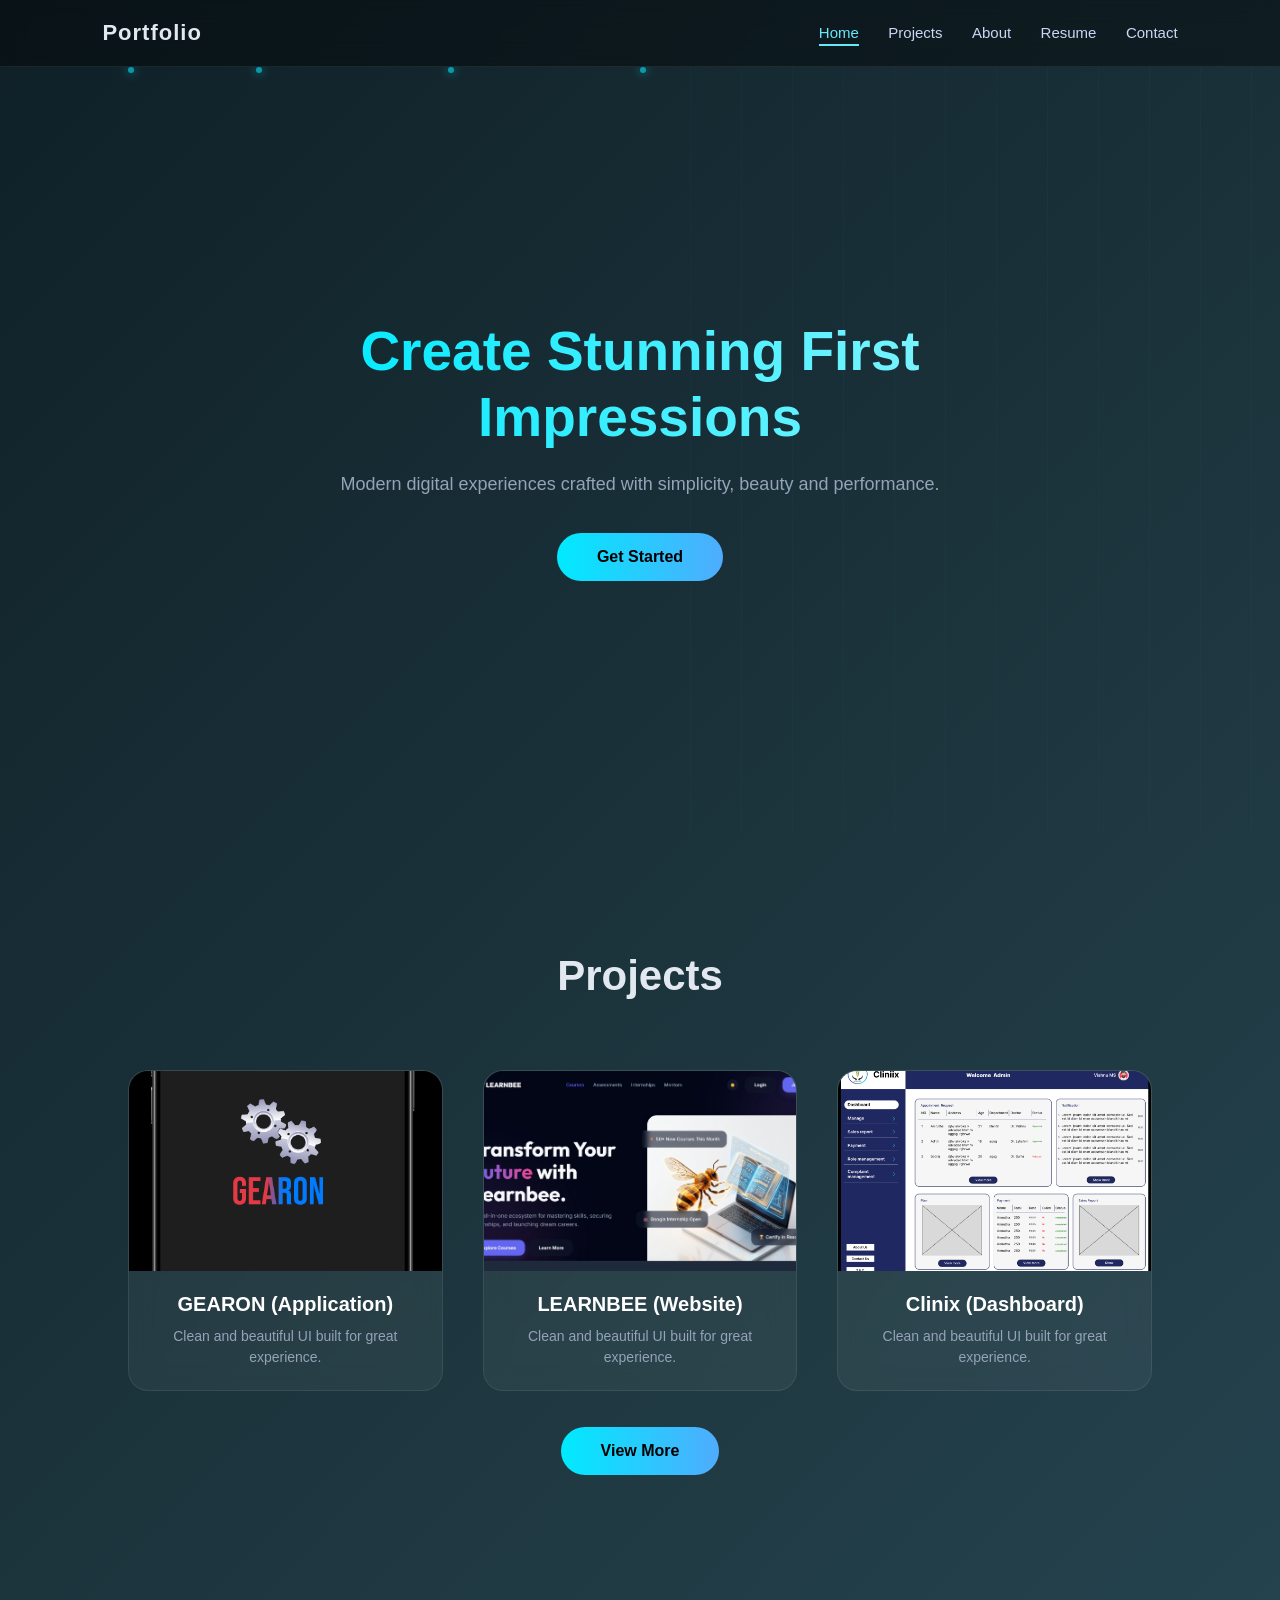
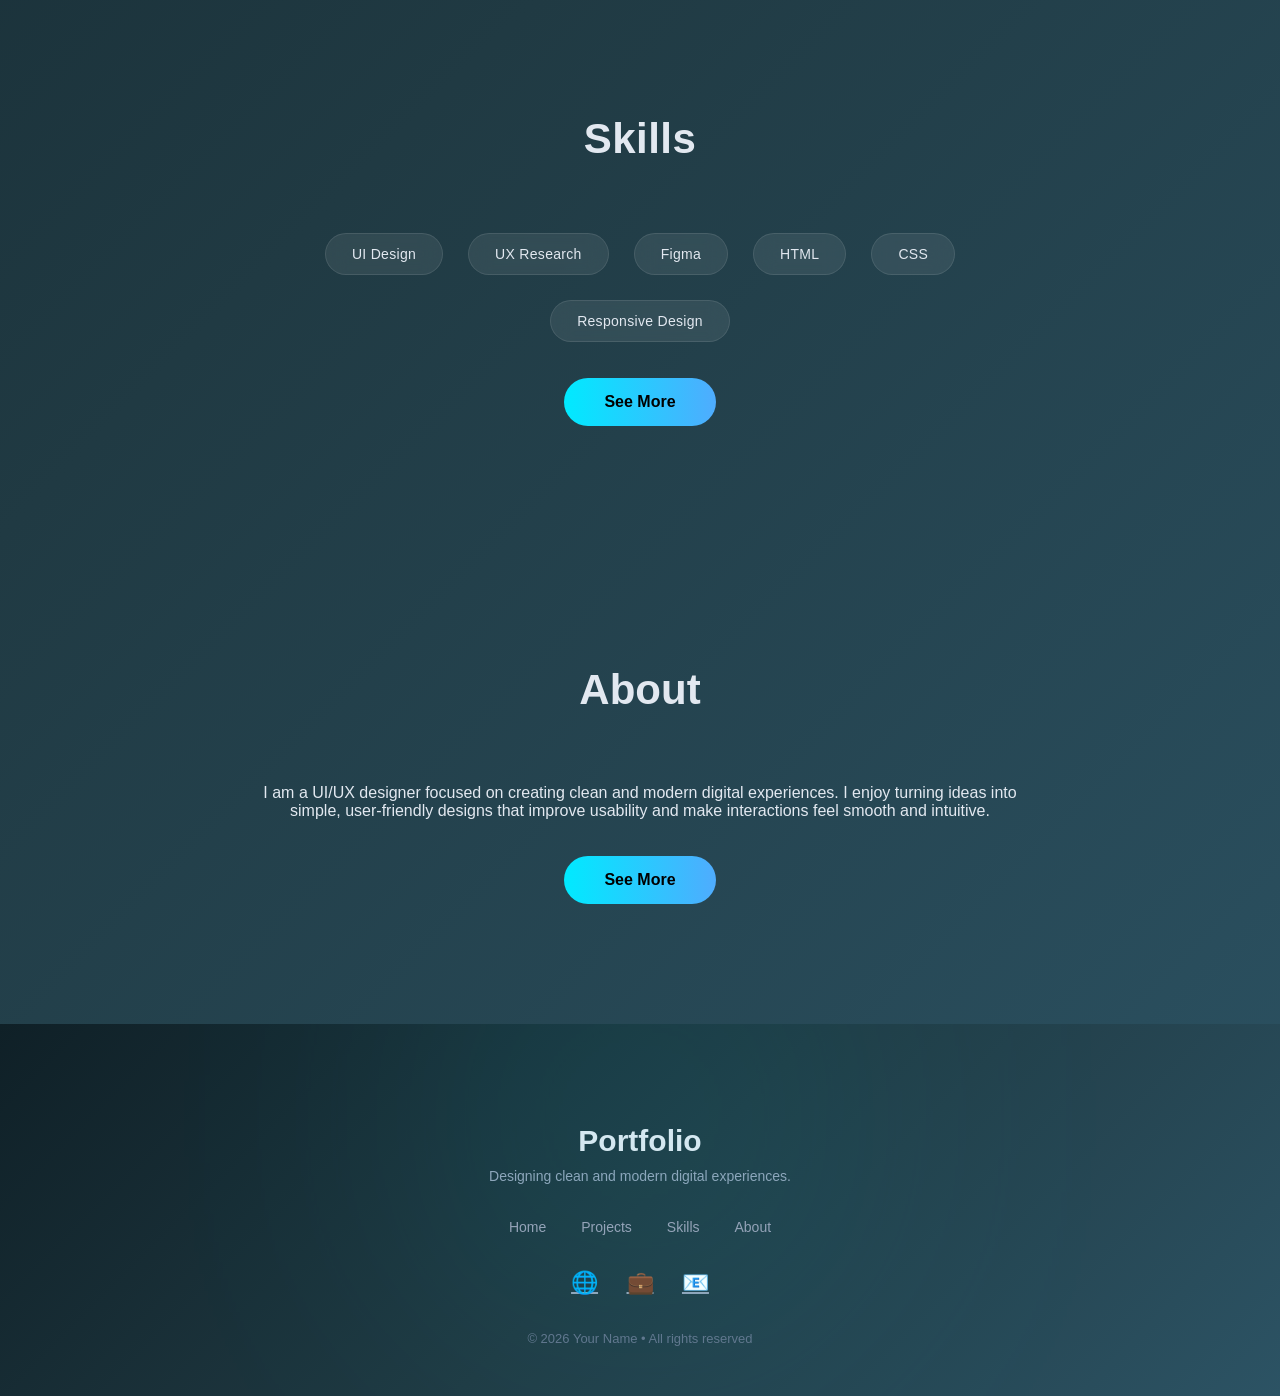
<file: index.html>
<!DOCTYPE html>
<html lang="en">

<head>
<meta charset="UTF-8">
<meta name="viewport" content="width=device-width, initial-scale=1.0">

<title>Portfolio</title>

<link rel="stylesheet" href="css/home.css">

</head>

<body>

<header>

<div class="logo">Portfolio</div>

<nav>
<a href="index.html" class="active">Home</a>
<a href="projects.html">Projects</a>
<a href="about.html">About</a>
<a href="resume.html">Resume</a>
<a href="contact.html">Contact</a>

</nav>

</header>


<section class="hero">

  <!-- BACKGROUND ANIMATION -->
  <div class="bg-animation">
    <span></span>
    <span></span>
    <span></span>
    <span></span>
  </div>

  <!-- HERO CONTENT -->
  <div class="hero-content">
    <h1>Create Stunning First Impressions</h1>
    <p>Modern digital experiences crafted with simplicity, beauty and performance.</p>
    <a href="contact.html">
    <button>Get Started</button>
    </a>
  </div>

</section>

 <!-- PROJECTS -->
<section class="Projects" id="Projects">

<h2>Projects</h2>

<div class="Projects-container">

<a href="https://www.figma.com/design/572vXmf8ERsbozFMPffcza/Main-Project?node-id=184-699&t=vzQmBd7EODxhwDjp-1" target="_blank" class="project-card">
    <div class="card">
        <div class="img-box">
            <img src="img/Gearon.png" alt="Project Preview">
        </div>

        <div class="card-content">
            <h3>GEARON (Application)</h3>
            <p>Clean and beautiful UI built for great experience.</p>
        </div>
    </div>
</a>


<a href="https://vishnu-ms7736.github.io/my-ui/"_blank" class="project-card">
    <div class="card">
        <div class="img-box">
            <img src="img/learnbee.jpeg" alt="Project Preview">
        </div>

        <div class="card-content">
            <h3>LEARNBEE (Website)</h3>
            <p>Clean and beautiful UI built for great experience.</p>
        </div>
    </div>
</a>


<a href="https://www.figma.com/design/wRev5DjAz7xzpA3of5DIqg/Dash-clinix?node-id=21-1032&t=mlO74ukck9POQPuc-1" target="_blank" class="project-card">
    <div class="card">
        <div class="img-box">
            <img src="img/Clinix.png" alt="Project Preview">
        </div>

        <div class="card-content">
            <h3>Clinix (Dashboard)</h3>
            <p>Clean and beautiful UI built for great experience.</p>
        </div>
    </div>
</a>


</div>

  <br><br>
    <a href="projects.html">
        <button id="project-btn">View More</button>
    </a>

</section>

 <!-- SKILLS  -->
<section class="skills">
  <h2>Skills</h2>

  <div class="skills-container">
    <div class="skill">UI Design</div>
    <div class="skill">UX Research</div>
    <div class="skill">Figma</div>
    <div class="skill">HTML</div>
    <div class="skill">CSS</div>
    <div class="skill">Responsive Design</div>
  </div>
  <br><br>
    <a href="resume.html">
        <button id="project-btn">See More</button>
    </a>
</section>

 <!-- ABOUT  -->

<section class="about" id="about">

<h2>About</h2>

<p>
I am a UI/UX designer focused on creating clean and modern digital experiences. I enjoy turning ideas into simple, user-friendly designs that improve usability and make interactions feel smooth and intuitive.
</p>

<br><br>
    <a href="about.html">
        <button id="project-btn">See More</button>
    </a>
</section>


 <!-- FOOTER  -->

<footer class="footer">

  <div class="footer-container">

    <!-- LOGO -->
    <h2 class="footer-logo">Portfolio</h2>

    <!-- TAGLINE -->
    <p class="footer-tag">
      Designing clean and modern digital experiences.
    </p>

    <!-- LINKS -->
    <div class="footer-links">
      <a href="index.html">Home</a>
      <a href="projects.html">Projects</a>
      <a href="resume.html">Skills</a>
      <a href="about.html">About</a>
    </div>

    <!-- SOCIAL -->
    <div class="footer-social">
      <a href="index.html">🌐</a>
      <a href="projects.html">💼</a>
      <a href="contact.html">📧</a>
    </div>

    <!-- COPYRIGHT -->
    <p class="footer-copy">
      © 2026 Your Name • All rights reserved
    </p>

  </div>

</footer>

<script src="js/index.js"></script>

</body>
</html>
</file>
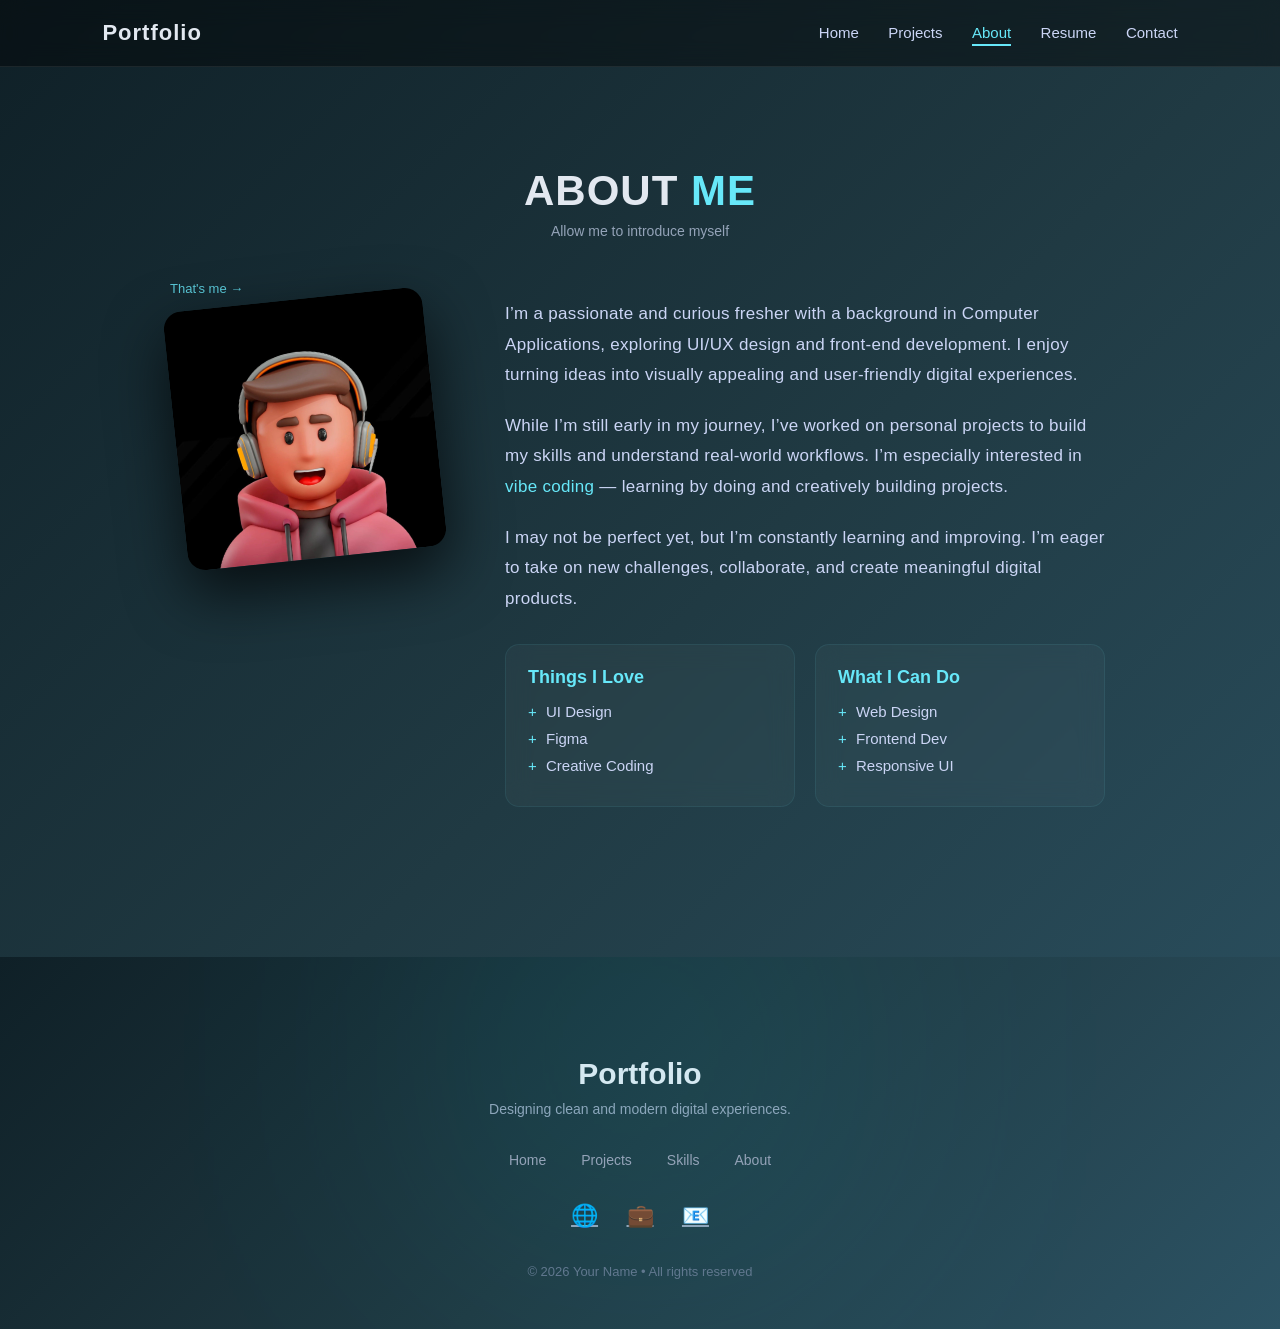
<file: about.html>
<!DOCTYPE html>
<html lang="en">

<head>
<meta charset="UTF-8">
<meta name="viewport" content="width=device-width, initial-scale=1.0">

<title>Portfolio</title>

<link rel="stylesheet" href="css/about.css">
<link rel="stylesheet" href="css/home.css">

</head>

<body>

<header>

<div class="logo">Portfolio</div>

<nav>
<a href="index.html">Home</a>
<a href="projects.html">Projects</a>
<a href="about.html" class="active">About</a>
<a href="resume.html">Resume</a>
<a href="contact.html">Contact</a>

</nav>

</header>




<section class="about-new">

  <h2 class="about-title">ABOUT <span>ME</span></h2>
  <p class="about-sub">Allow me to introduce myself</p>

  <div class="about-wrapper">

    <!-- LEFT IMAGE -->
    <div class="about-image">
      <img src="img/me.jpeg" alt="profile">
      <span class="about-tag">That's me →</span>
    </div>

    <!-- RIGHT CONTENT -->
    <div class="about-info">

      <p class="about-text">
  I’m a passionate and curious fresher with a background in Computer Applications, exploring UI/UX design and front-end development. I enjoy turning ideas into visually appealing and user-friendly digital experiences.
</p>

<p class="about-text">
  While I’m still early in my journey, I’ve worked on personal projects to build my skills and understand real-world workflows. I’m especially interested in <span>vibe coding</span> — learning by doing and creatively building projects.
</p>

<p class="about-text">
  I may not be perfect yet, but I’m constantly learning and improving. I’m eager to take on new challenges, collaborate, and create meaningful digital products.
</p>

      <div class="about-grid">

        <div class="box">
          <h3>Things I Love</h3>
          <ul>
            <li>UI Design</li>
            <li>Figma</li>
            <li>Creative Coding</li>
          </ul>
        </div>

        <div class="box">
          <h3>What I Can Do</h3>
          <ul>
            <li>Web Design</li>
            <li>Frontend Dev</li>
            <li>Responsive UI</li>
          </ul>
        </div>

      </div>

    </div>
  </div>

</section>

 <!-- FOOTER  -->

<footer class="footer">

  <div class="footer-container">

    <!-- LOGO -->
    <h2 class="footer-logo">Portfolio</h2>

    <!-- TAGLINE -->
    <p class="footer-tag">
      Designing clean and modern digital experiences.
    </p>

    <!-- LINKS -->
    <div class="footer-links">
      <a href="index.html">Home</a>
      <a href="projects.html">Projects</a>
      <a href="resume.html">Skills</a>
      <a href="about.html">About</a>
    </div>

    <!-- SOCIAL -->
    <div class="footer-social">
      <a href="index.html">🌐</a>
      <a href="projects.html">💼</a>
      <a href="contact.html">📧</a>
    </div>

    <!-- COPYRIGHT -->
    <p class="footer-copy">
      © 2026 Your Name • All rights reserved
    </p>

  </div>

</footer>

<script src="js/index.js"></script>

</body>
</html>
</file>
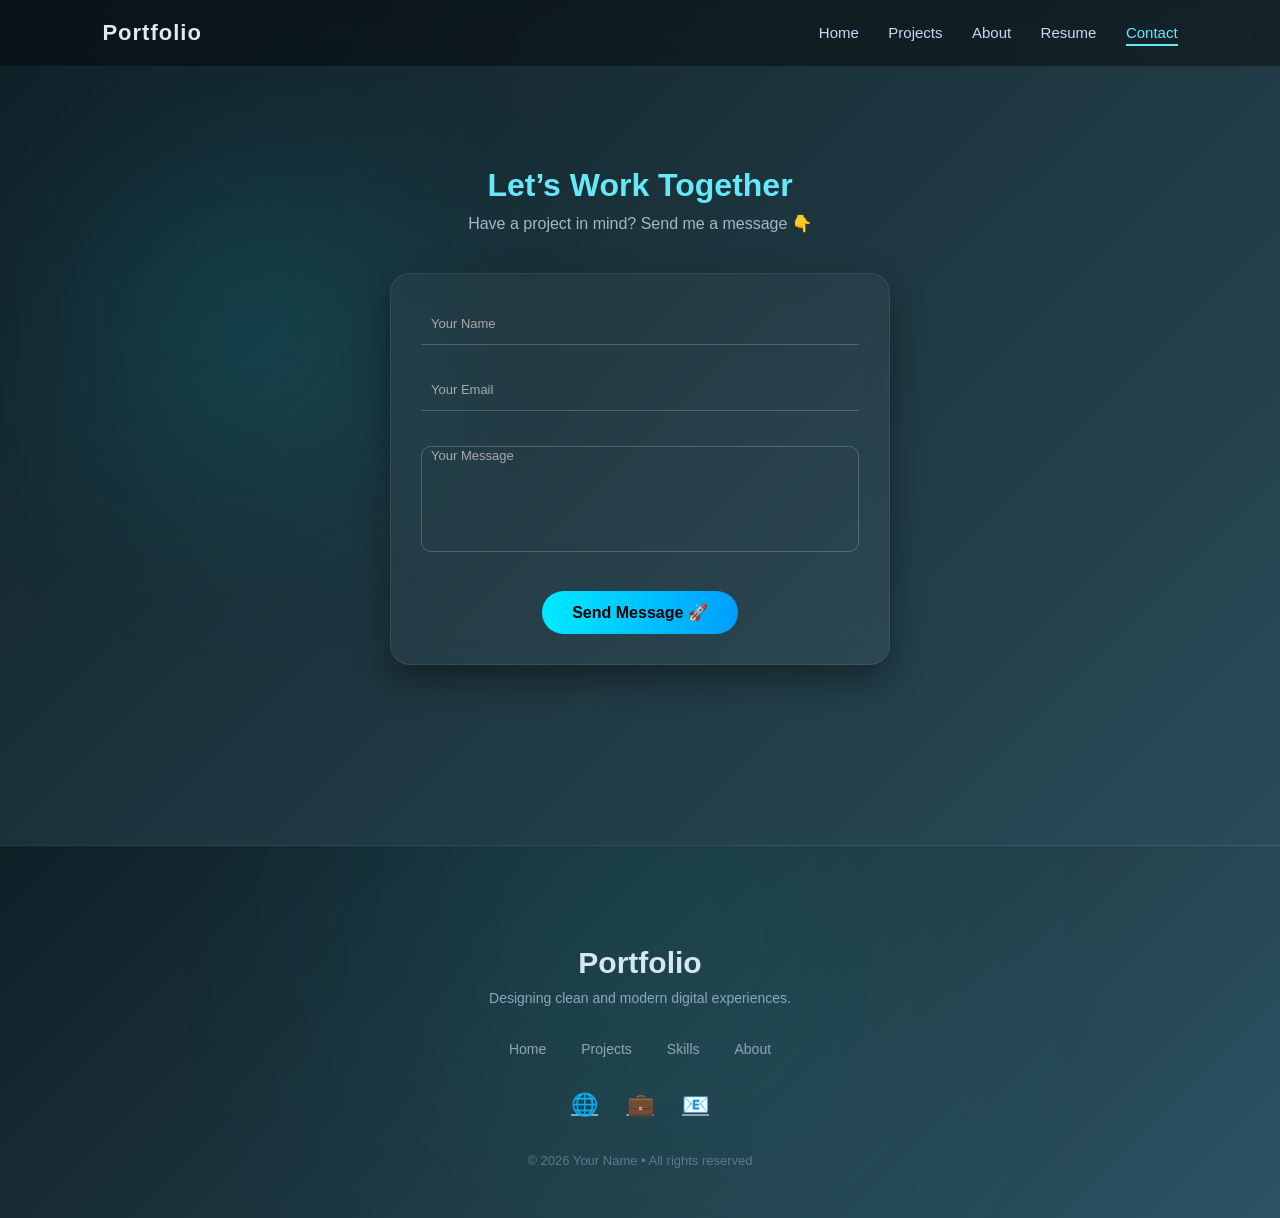
<file: contact.html>
<!DOCTYPE html>
<html lang="en">

<head>
  <meta charset="UTF-8">
  <meta name="viewport" content="width=device-width, initial-scale=1.0">
  <title>Contact | Portfolio</title>
  <link rel="stylesheet" href="css/contact.css">
  <link rel="stylesheet" href="css/home.css">
</head>

<body>

<!-- HEADER -->
<header>
  <div class="logo">Portfolio</div>

  <nav>
    <a href="index.html">Home</a>
    <a href="projects.html">Projects</a>
    <a href="about.html">About</a>
    <a href="resume.html">Resume</a>
    <a href="contact.html" class="active">Contact</a>
  </nav>
</header>


<!-- CONTACT SECTION -->
<section class="contact">

  <h2>Let’s Work Together</h2>
  <p class="sub">Have a project in mind? Send me a message 👇</p>

  <form class="contact-form">

    <!-- NAME -->
    <div class="input-box">
      <input type="text" placeholder=" " required>
      <label>Your Name</label>
    </div>

    <!-- EMAIL -->
    <div class="input-box">
      <input type="email" placeholder=" " required>
      <label>Your Email</label>
    </div>

    <!-- MESSAGE -->
    <div class="input-box">
      <textarea rows="5" placeholder=" " required></textarea>
      <label>Your Message</label>
    </div>

    <!-- BUTTON -->
    <button type="submit" class="btn">Send Message 🚀</button>

  </form>

    <div class="popup" id="popup">
        <div class="popup-box">
            <h3>✅ Message Sent!</h3>
            <p>Your message has been successfully sent.</p>
            <button id="closeBtn">OK</button>
        </div>
    </div>

</section>

 <!-- FOOTER  -->

<footer class="footer">

  <div class="footer-container">

    <!-- LOGO -->
    <h2 class="footer-logo">Portfolio</h2>

    <!-- TAGLINE -->
    <p class="footer-tag">
      Designing clean and modern digital experiences.
    </p>

    <!-- LINKS -->
    <div class="footer-links">
      <a href="index.html">Home</a>
      <a href="projects.html">Projects</a>
      <a href="resume.html">Skills</a>
      <a href="about.html">About</a>
    </div>

    <!-- SOCIAL -->
    <div class="footer-social">
      <a href="index.html">🌐</a>
      <a href="projects.html">💼</a>
      <a href="contact.html">📧</a>
    </div>

    <!-- COPYRIGHT -->
    <p class="footer-copy">
      © 2026 Your Name • All rights reserved
    </p>

  </div>

</footer>



<script>
const form = document.querySelector(".contact-form");
const popup = document.getElementById("popup");
const closeBtn = document.getElementById("closeBtn");

if(form){
  form.addEventListener("submit", function(e){
    e.preventDefault();
    popup.classList.add("active");
    form.reset();
  });
}

closeBtn.addEventListener("click", function(){
  popup.classList.remove("active");
});
</script>


</body>
</html>
</file>
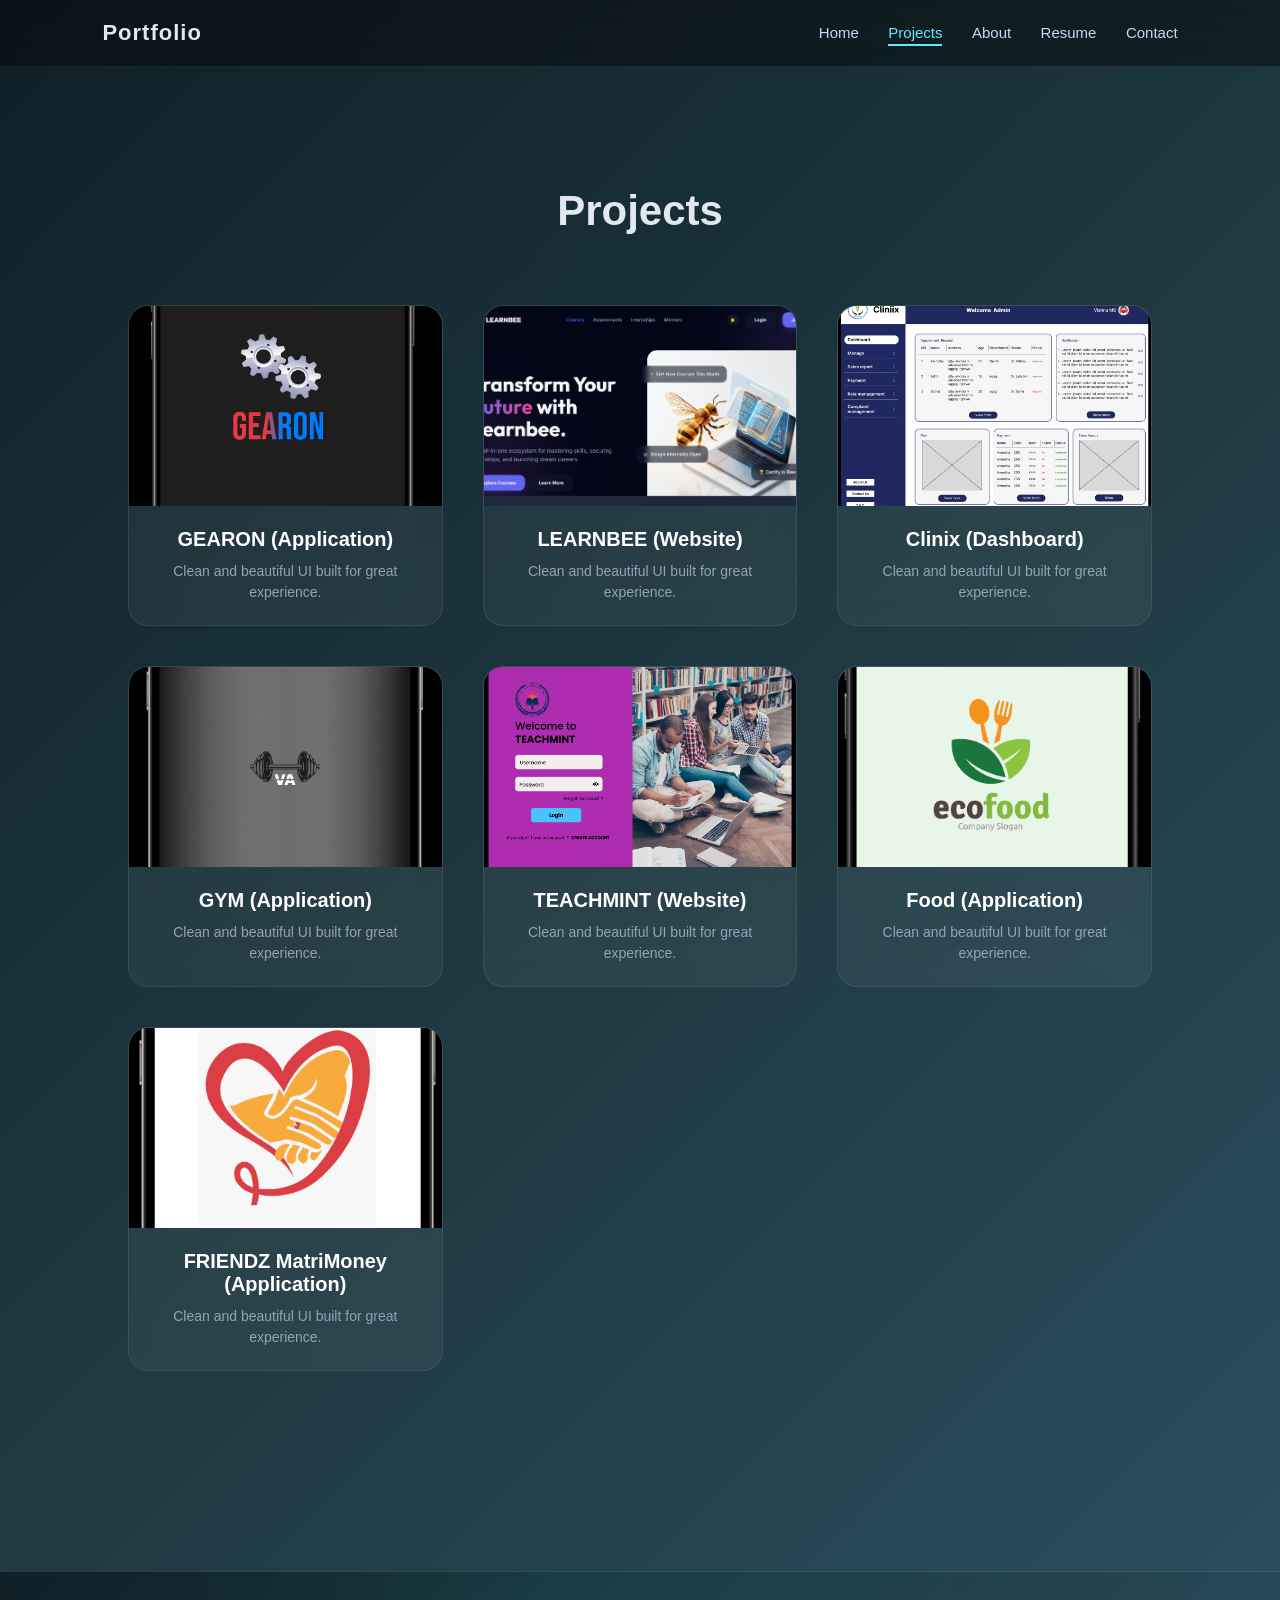
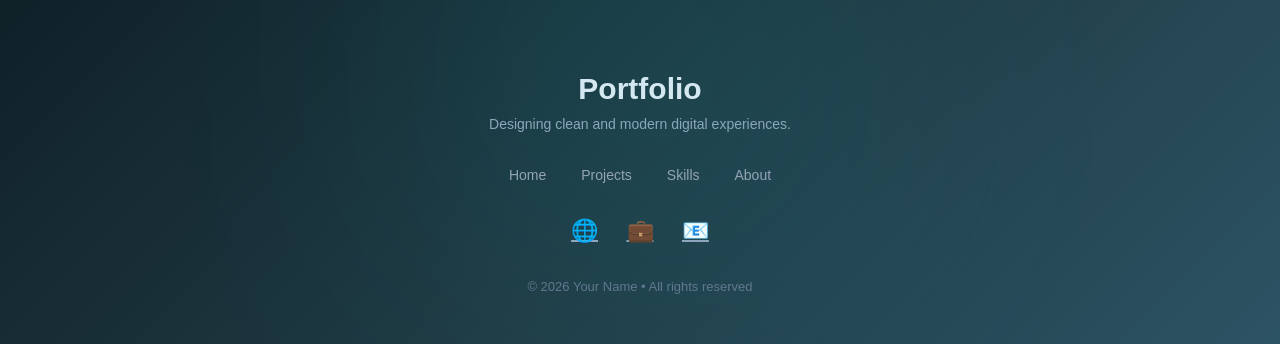
<file: projects.html>
<!DOCTYPE html>
<html lang="en">

<head>
<meta charset="UTF-8">
<meta name="viewport" content="width=device-width, initial-scale=1.0">

<title>Portfolio</title>

<link rel="stylesheet" href="css/projects.css">
<link rel="stylesheet" href="css/home.css">

</head>

<body>

<header>

<div class="logo">Portfolio</div>

<nav>
<a href="index.html">Home</a>
<a href="projects.html" class="active">Projects</a>
<a href="about.html">About</a>
<a href="resume.html">Resume</a>
<a href="contact.html">Contact</a>

</nav>

</header>

<section class="Projects" id="Projects">

<h2>Projects</h2>

<div class="Projects-container">

<a href="https://www.figma.com/design/572vXmf8ERsbozFMPffcza/Main-Project?node-id=184-699&t=vzQmBd7EODxhwDjp-1" target="_blank" class="project-card">
    <div class="card">
        <div class="img-box">
            <img src="img/Gearon.png" alt="Project Preview">
        </div>

        <div class="card-content">
            <h3>GEARON (Application)</h3>
            <p>Clean and beautiful UI built for great experience.</p>
        </div>
    </div>
</a>

<a href="https://vishnu-ms7736.github.io/my-ui/" target="_blank" class="project-card">
    <div class="card">
        <div class="img-box">
            <img src="img/learnbee.jpeg" alt="Project Preview">
        </div>

        <div class="card-content">
            <h3>LEARNBEE (Website)</h3>
            <p>Clean and beautiful UI built for great experience.</p>
        </div>
    </div>
</a>




<a href="https://www.figma.com/design/wRev5DjAz7xzpA3of5DIqg/Dash-clinix?node-id=21-1032&t=mlO74ukck9POQPuc-1" target="_blank" class="project-card">
    <div class="card">
        <div class="img-box">
            <img src="img/Clinix.png" alt="Project Preview">
        </div>

        <div class="card-content">
            <h3>Clinix (Dashboard)</h3>
            <p>Clean and beautiful UI built for great experience.</p>
        </div>
    </div>
</a>




<a href="https://www.figma.com/design/JHEp4Z474jCm2aCovTf7ks/GYM?node-id=0-1&t=C8HFGkybnWO35fhe-1" target="_blank" class="project-card">
    <div class="card">
        <div class="img-box">
            <img src="img/GYM.png" alt="Project Preview">
        </div>

        <div class="card-content">
            <h3>GYM (Application)</h3>
            <p>Clean and beautiful UI built for great experience.</p>
        </div>
    </div>
</a>



<a href="https://www.figma.com/design/a7dfKtXHwjDSV5g367fw6M/TEACHMINT?node-id=0-1&t=vd4XU2OdiuR99fuX-1" target="_blank" class="project-card">
    <div class="card">
        <div class="img-box">
            <img src="img/Teachmint.png" alt="Project Preview">
        </div>

        <div class="card-content">
            <h3>TEACHMINT (Website)</h3>
            <p>Clean and beautiful UI built for great experience.</p>
        </div>
    </div>
</a>


<a href="https://www.figma.com/design/YimvUC2A2yYjcj4Y7YDYAo/food?node-id=1-9&t=1m2uCW8fsuyIHUEn-1" target="_blank" class="project-card">
    <div class="card">
        <div class="img-box">
            <img src="img/Food.png" alt="Project Preview">
        </div>

        <div class="card-content">
            <h3>Food (Application)</h3>
            <p>Clean and beautiful UI built for great experience.</p>
        </div>
    </div>
</a>


<a href="https://www.figma.com/design/hSEWyUiIF3wvkl7QhuM2Fd/Friendz-materimoney?node-id=0-1&t=MlxGDmyVtWbQaiTT-1" target="_blank" class="project-card">
    <div class="card">
        <div class="img-box">
            <img src="img/Frndz.png" alt="Project Preview">
        </div>

        <div class="card-content">
            <h3>FRIENDZ MatriMoney (Application)</h3>
            <p>Clean and beautiful UI built for great experience.</p>
        </div>
    </div>
</a>    
  

</div>
</section>

 <!-- FOOTER  -->

<footer class="footer">

  <div class="footer-container">

    <!-- LOGO -->
    <h2 class="footer-logo">Portfolio</h2>

    <!-- TAGLINE -->
    <p class="footer-tag">
      Designing clean and modern digital experiences.
    </p>

    <!-- LINKS -->
    <div class="footer-links">
      <a href="index.html">Home</a>
      <a href="projects.html">Projects</a>
      <a href="resume.html">Skills</a>
      <a href="about.html">About</a>
    </div>

    <!-- SOCIAL -->
    <div class="footer-social">
      <a href="index.html">🌐</a>
      <a href="projects.html">💼</a>
      <a href="contact.html">📧</a>
    </div>

    <!-- COPYRIGHT -->
    <p class="footer-copy">
      © 2026 Your Name • All rights reserved
    </p>

  </div>

</footer>

<script src="js/index.js"></script>

</body>
</html>
</file>
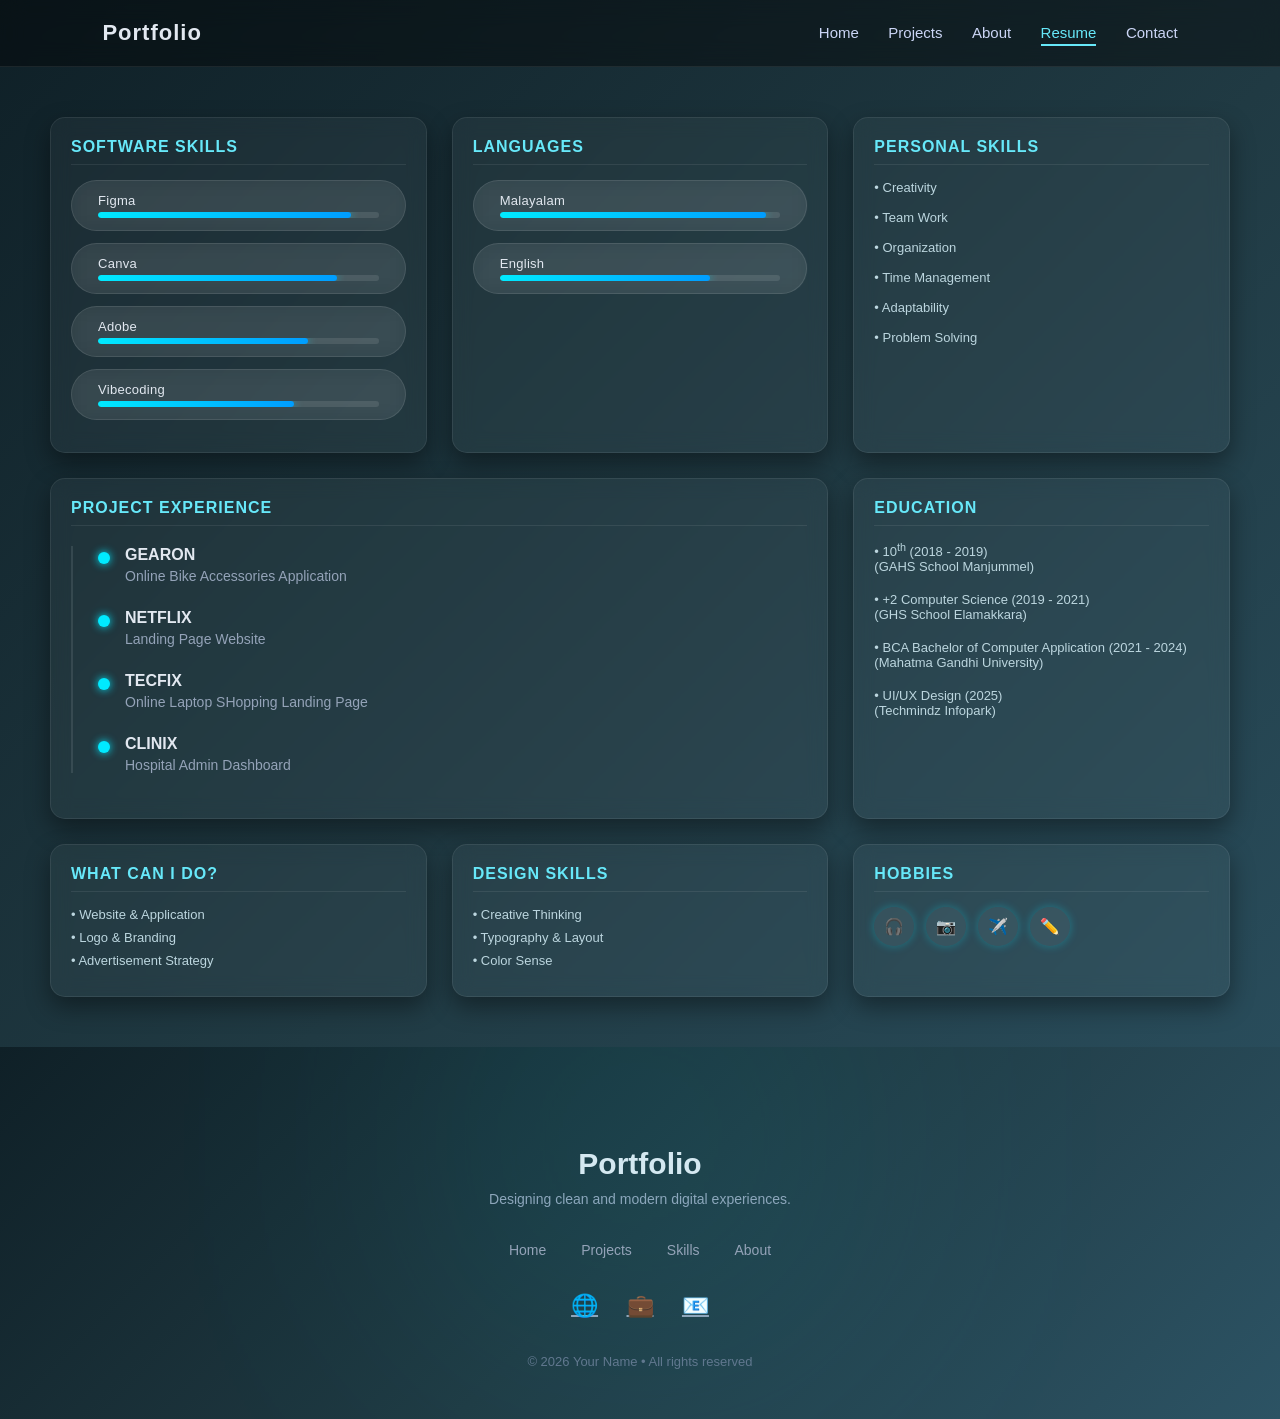
<file: resume.html>
<!DOCTYPE html>
<html lang="en">
<head>
  <meta charset="UTF-8">
  <meta name="viewport" content="width=device-width, initial-scale=1.0">
  <title>Resume</title>
  <link rel="stylesheet" href="css/resume.css">
  <link rel="stylesheet" href="css/home.css">
</head>
<body>

<header>

<div class="logo">Portfolio</div>

<nav>
<a href="index.html">Home</a>
<a href="projects.html">Projects</a>
<a href="about.html">About</a>
<a href="resume.html" class="active">Resume</a>
<a href="contact.html">Contact</a>

</nav>

</header>

<div class="resume-container">

  <!-- SOFTWARE SKILLS -->
  <div class="box">
    <h2>Software Skills</h2>

    <div class="skill">
      <span>Figma</span>
      <div class="bar"><div class="fill w90"></div></div>
    </div>

    <div class="skill">
      <span>Canva</span>
      <div class="bar"><div class="fill w85"></div></div>
    </div>

    <div class="skill">
      <span>Adobe</span>
      <div class="bar"><div class="fill w75"></div></div>
    </div>

    <div class="skill">
      <span>Vibecoding</span>
      <div class="bar"><div class="fill w70"></div></div>
    </div>

    
  </div>

  <!-- LANGUAGES -->
  <div class="box">
    <h2>Languages</h2>

    <div class="skill">
      <span>Malayalam</span>
      <div class="bar"><div class="fill w95"></div></div>
    </div>

    <div class="skill">
      <span>English</span>
      <div class="bar"><div class="fill w75"></div></div>
    </div>

    
  </div>

  <!-- PERSONAL SKILLS -->
  <div class="box">
    <h2>Personal Skills</h2>
    <p>• Creativity <br><br>• Team Work <br><br>• Organization <br><br>• Time Management <br><br>• Adaptability <br><br>• Problem Solving</p>
  </div>

  <!-- EXPERIENCE -->
  <div class="box experience-box">
    <h2>Project Experience</h2>

    <div class="timeline">

      <div class="item">
        <div class="circle"></div>
        <div class="content">
          <h3>GEARON</h3>
          <p>Online Bike Accessories Application</p>
        </div>
      </div>

      <div class="item">
        <div class="circle"></div>
        <div class="content">
          <h3>NETFLIX</h3>
          <p>Landing Page Website</p>
        </div>
      </div>

      <div class="item">
        <div class="circle"></div>
        <div class="content">
          <h3>TECFIX</h3>
          <p>Online Laptop SHopping Landing Page</p>
        </div>
      </div>

      <div class="item">
        <div class="circle"></div>
        <div class="content">
          <h3>CLINIX</h3>
          <p>Hospital Admin Dashboard</p>
        </div>
      </div>

    </div>
  </div>

  <!-- EDUCATION -->
  <div class="box">
    <h2>Education</h2>
    <p>• 10<sup>th</sup>   (2018 - 2019)<br>(GAHS School Manjummel)</p>
    <br>
    <p>• +2 Computer Science (2019 - 2021)<br>(GHS School Elamakkara)</p>
    <br>
    <p>• BCA Bachelor of Computer Application (2021 - 2024)<br>(Mahatma Gandhi University)</p>
    <br>
    <p>• UI/UX Design (2025)<br>(Techmindz Infopark)</p>

</div>

  <!-- WHAT CAN I DO -->
  <div class="box">
    <h2>What Can I Do?</h2>
    <ul>
      <li>• Website & Application</li>
      <li>• Logo & Branding</li>
      <li>• Advertisement Strategy</li>
    </ul>
  </div>

  <!-- DESIGN SKILLS -->
  <div class="box">
    <h2>Design Skills</h2>
    <ul>
      <li>• Creative Thinking</li>
      <li>• Typography & Layout</li>
      <li>• Color Sense</li>
    </ul>
  </div>

  <!-- HOBBIES -->
  <div class="box">
    <h2>Hobbies</h2>
    <div class="hobbies">
      <span>🎧</span>
      <span>📷</span>
      <span>✈️</span>
      <span>✏️</span>
    </div>
  </div>

</div>

 <!-- FOOTER  -->

<footer class="footer">

  <div class="footer-container">

    <!-- LOGO -->
    <h2 class="footer-logo">Portfolio</h2>

    <!-- TAGLINE -->
    <p class="footer-tag">
      Designing clean and modern digital experiences.
    </p>

    <!-- LINKS -->
    <div class="footer-links">
      <a href="index.html">Home</a>
      <a href="projects.html">Projects</a>
      <a href="resume.html">Skills</a>
      <a href="about.html">About</a>
    </div>

    <!-- SOCIAL -->
    <div class="footer-social">
      <a href="index.html">🌐</a>
      <a href="projects.html">💼</a>
      <a href="contact.html">📧</a>
    </div>

    <!-- COPYRIGHT -->
    <p class="footer-copy">
      © 2026 Your Name • All rights reserved
    </p>

  </div>

</footer>

</body>
</html>
</file>
<file: css/home.css>
/* RESET */
*{
  margin:0;
  padding:0;
  box-sizing:border-box;
  font-family:"Segoe UI", sans-serif;
}

html{
  scroll-behavior:smooth;
}

body{
  background:linear-gradient(135deg,#0f2027,#203a43,#2c5364);
  color:#e2e8f0;
  overflow-x:hidden;
}

/* HEADER */
header{
  display:flex;
  justify-content:space-between;
  align-items:center;
  padding:20px 8%;
  position:sticky;
  top:0;
  z-index:1000;

  background:rgba(0,0,0,0.4);
  backdrop-filter:blur(12px);
  border-bottom:1px solid rgba(255,255,255,0.08);
}

.logo{
font-size:22px;
font-weight:bold;
letter-spacing:1px;
}

/* NAVBAR */
nav a{
  color:#cbd5f5;
  text-decoration:none;
  margin-left:25px;
  font-size:15px;
  position:relative;
  transition:0.3s;
}

nav a:hover{
  color:#67e8f9;
}

nav a::after{
  content:"";
  position:absolute;
  width:0%;
  height:2px;
  background:#67e8f9;
  left:0;
  bottom:-5px;
  transition:0.3s;
}

nav a:hover::after{
  width:100%;
}


/* HERO SECTION FIX */
.hero{
  position: relative;
  overflow: hidden;
}

/* BACKGROUND CONTAINER */
.bg-animation{
  position: absolute;
  width: 100%;
  height: 100%;
  top: 0;
  left: 0;
  z-index: 0;
}

/* CONTENT ABOVE ANIMATION */
.hero-content{
  position: relative;
  z-index: 2;
  max-width: 650px;
  margin: 0 auto;
  text-align: center;
}

.hero h1{
  font-size: clamp(32px, 4vw, 50px);
  line-height: 1.2;
  text-align: center;
  max-width: 900px;
  margin: 0 auto;
}

.hero p{
  font-size: 16px;
  color: #94a3b8;
  line-height: 1.6;
  margin: 0 auto 25px;
  max-width: 550px;
  text-align: center;
}


/* FLOATING TECH PARTICLES */
.bg-animation span{
  position: absolute;
  display: block;
  width: 6px;
  height: 6px;
  background: #00eaff;
  border-radius: 50%;
  box-shadow: 0 0 10px #00eaff;
  animation: float 10s linear infinite;
  opacity: 0.6;
}

/* RANDOM POSITIONS */
.bg-animation span:nth-child(1){ left:10%; animation-duration:12s; }
.bg-animation span:nth-child(2){ left:20%; animation-duration:8s; }
.bg-animation span:nth-child(3){ left:35%; animation-duration:10s; }
.bg-animation span:nth-child(4){ left:50%; animation-duration:7s; }
.bg-animation span:nth-child(5){ left:65%; animation-duration:11s; }
.bg-animation span:nth-child(6){ left:75%; animation-duration:9s; }
.bg-animation span:nth-child(7){ left:85%; animation-duration:13s; }
.bg-animation span:nth-child(8){ left:95%; animation-duration:6s; }

/* FLOAT ANIMATION */
@keyframes float{
  0%{
    bottom: -10px;
    transform: translateX(0);
  }
  50%{
    transform: translateX(20px);
  }
  100%{
    bottom: 100%;
    transform: translateX(-20px);
  }
}


.bg-animation::before{
  content: "";
  position: absolute;
  width: 200%;
  height: 200%;
  background: repeating-linear-gradient(
    90deg,
    transparent,
    transparent 50px,
    rgba(0,234,255,0.05) 51px
  );
  animation: moveLines 20s linear infinite;
}

@keyframes moveLines{
  0%{ transform: translateX(0); }
  100%{ transform: translateX(-200px); }
}



/* HERO (FIXED SCROLL FEEL) */
.hero{
  min-height:85vh;
  display:flex;
  flex-direction:column;
  justify-content:center;
  align-items:center;
  text-align:center;
  padding:40px 20px;
}

.hero h1{
  font-size:55px;
  margin-bottom:20px;
  font-weight:700;

  background:linear-gradient(270deg,#00eaff,#ffffff,#00eaff);
  background-size:400% 400%;

  background-clip:text;
  -webkit-background-clip:text;
  color:transparent;
  -webkit-text-fill-color:transparent;

  animation:gradientFlow 6s ease infinite;
}

@keyframes gradientFlow{
  0%{background-position:0% 50%;}
  50%{background-position:100% 50%;}
  100%{background-position:0% 50%;}
}

.hero p{
  font-size:18px;
  max-width:600px;
  margin-bottom:35px;
  color:#94a3b8;
  line-height:1.6;
}

/* BUTTON */
button{
  padding:15px 40px;
  border:none;
  border-radius:40px;
  font-size:16px;
  cursor:pointer;

  background:linear-gradient(90deg,#00eaff,#4facfe);
  color:#000;
  font-weight:600;

  transition:0.3s;
}

button:hover{
  transform:scale(1.08);
  box-shadow:0 0 20px rgba(0,234,255,0.6);
}

/* PROJECTS */
.Projects{
  padding:120px 10%;
  text-align:center;
}

.Projects h2{
  font-size:42px;
  margin-bottom:70px;
}

/* GRID (FIXED) */
.Projects-container{
  display:grid;
  grid-template-columns:repeat(auto-fit,minmax(280px,1fr));
  gap:40px;
  justify-items:center;
}

/* CARD */
.project-card{
  text-decoration:none;
  width:100%;
  max-width:340px;
}

.card{
  border-radius:20px;
  overflow:hidden;
  background:rgba(255,255,255,0.05);
  backdrop-filter:blur(12px);
  border:1px solid rgba(255,255,255,0.08);

  transition:all 0.4s ease;
  cursor:pointer;
  position:relative;
}

/* IMAGE */
.img-box{
  height:200px;
  overflow:hidden;
}

.img-box img{
  width:100%;
  height:100%;
  object-fit:cover;
  transition:transform 0.6s ease;
}

/* CONTENT */
.card-content{
  padding:22px;
}

.card-content h3{
  font-size:20px;
  color:#fff;
  margin-bottom:10px;
  font-weight:600;
}

.card-content p{
  font-size:14px;
  color:#94a3b8;
  line-height:1.5;
}

/* HOVER */
.card:hover{
  transform:translateY(-12px) scale(1.03);
  box-shadow:0 25px 50px rgba(0,0,0,0.5);
  border:1px solid rgba(103,232,249,0.5);
}

.card:hover img{
  transform:scale(1.12);
}

.card::before{
  content:"";
  position:absolute;
  inset:0;
  background:linear-gradient(120deg,transparent,rgba(103,232,249,0.25),transparent);
  opacity:0;
  transition:0.5s;
}

.card:hover::before{
  opacity:1;
}

/* SKILLS */

.skills{
  padding: 120px 20%;
  text-align: center;
}

.skills h2{
  font-size: 42px;
  margin-bottom:70px;
  font-weight: 600;
  letter-spacing: 0.5px;
  color: #e2e8f0;
}

/* CONTAINER */
.skills-container{
  display: flex;
  justify-content: center;
  flex-wrap: wrap;
  gap: 25px;
}

/* SKILL TAG */
.skill{
  padding: 12px 26px;
  background: rgba(255,255,255,0.08);
  border-radius: 30px;
  color: #e2e8f0;
  font-size: 14px;
  font-weight: 500;
  letter-spacing: 0.3px;
  backdrop-filter: blur(10px);
  border: 1px solid rgba(255,255,255,0.1);
  transition: all 0.3s ease;
  cursor: default;
}

/* HOVER EFFECT */
.skill:hover{
  background: linear-gradient(90deg,#00eaff,#3b82f6);
  color: #000;
  transform: translateY(-5px) scale(1.05);
  box-shadow: 0 10px 25px rgba(0,234,255,0.3);
}


/* ABOUT */
.about{
  padding:120px 20%;
  text-align:center;
}

.about h2{
  font-size:42px;
  margin-bottom:70px;

}

nav a.active{
  color:#67e8f9;
}

nav a.active::after{
  width:100%;
}

/* FOOTER BASE */
/* FOOTER BASE */
.footer{
  position: relative;
  padding: 100px 10% 50px;
  text-align: center;
  background: linear-gradient(135deg,#0f2027,#203a43,#2c5364);
  overflow: hidden;
}

/* GLOW ANIMATION */
.footer::before{
  content: "";
  position: absolute;
  width: 350px;
  height: 350px;
  background: #00eaff;
  filter: blur(140px);
  opacity: 0.12;
  top: -80px;
  left: 50%;
  transform: translateX(-50%);
  animation: glowMove 6s ease-in-out infinite alternate;
}

@keyframes glowMove{
  0%{ transform: translateX(-50%) scale(1); }
  100%{ transform: translateX(-50%) scale(1.2); }
}

/* LOGO */
.footer-logo{
  font-size: 30px;
  font-weight: 600;
  margin-bottom: 10px;
  color: #e2e8f0;
  transition: 0.3s;
}

.footer-logo:hover{
  letter-spacing: 2px;
  color: #00eaff;
}

/* TAGLINE */
.footer-tag{
  font-size: 14px;
  color: #94a3b8;
  margin-bottom: 35px;
}

/* LINKS */
.footer-links{
  display: flex;
  justify-content: center;
  gap: 35px;
  margin-bottom: 35px;
  flex-wrap: wrap;
}

.footer-links a{
  color: #94a3b8;
  text-decoration: none;
  font-size: 14px;
  position: relative;
  transition: 0.3s;
}

/* ELASTIC UNDERLINE */
.footer-links a::after{
  content: "";
  position: absolute;
  width: 0%;
  height: 2px;
  background: #00eaff;
  left: 50%;
  bottom: -6px;
  transform: translateX(-50%);
  transition: 0.4s ease;
}

.footer-links a:hover{
  color: #00eaff;
}

.footer-links a:hover::after{
  width: 120%;
}

/* SOCIAL */
.footer-social{
  margin-bottom: 35px;
}

.footer-social a{
  margin: 0 12px;
  font-size: 22px;
  color: #94a3b8;
  display: inline-block;
  transition: all 0.3s ease;
}

/* ELASTIC ICON HOVER */
.footer-social a:hover{
  color: #00eaff;
  transform: translateY(-8px) scale(1.25);
}

/* COPY */
.footer-copy{
  font-size: 13px;
  color: #64748b;
}

.footer-logo{
  animation: floatLogo 4s ease-in-out infinite;
}

@keyframes floatLogo{
  0%,100%{ transform: translateY(0); }
  50%{ transform: translateY(-8px); }
}
</file>
<file: css/about.css>
*{
margin:0;
padding:0;
box-sizing:border-box;
font-family:Segoe UI, sans-serif;
}

body{
background:linear-gradient(135deg,#0f2027,#203a43,#2c5364);
color:white;
}

/* Header */

header{
display:flex;
justify-content:space-between;
align-items:center;
padding:20px 8%;
position:sticky;
top:0;
background:rgba(0,0,0,0.3);
backdrop-filter:blur(10px);
}

.logo{
font-size:22px;
font-weight:bold;
letter-spacing:1px;
}

/* Navbar */

nav a{
color:white;
text-decoration:none;
margin-left:25px;
font-size:15px;
position:relative;
transition:0.3s;
}

nav a:hover{
color:#00eaff;
}

nav a::after{
content:"";
position:absolute;
width:0%;
height:2px;
background:#00eaff;
left:0;
bottom:-5px;
transition:0.3s;
}

nav a:hover::after{
width:100%;
}




.about-new{
  padding: 100px 10%;
  background: transparent;
  color: #e2e8f0;
}

/* TITLE */
.about-title{
  text-align: center;
  font-size: 42px;
  margin-bottom: 8px;
  letter-spacing: 1px;
}

.about-title span{
  color: #67e8f9;
}

.about-sub{
  text-align: center;
  color: #94a3b8;
  margin-bottom: 60px;
  font-size: 14px;
}

/* LAYOUT */
.about-wrapper{
  display: flex;
  align-items: flex-start; /* FIXED */
  justify-content: center;
  gap: 70px;
  flex-wrap: wrap;
}

/* IMAGE */
.about-image{
  position: relative;
}

.about-image img{
  width: 260px;
  border-radius: 18px;
  transform: rotate(-6deg);
  box-shadow: 0 25px 60px rgba(0,0,0,0.7);
  transition: 0.4s ease;
}

.about-image img:hover{
  transform: rotate(0deg) scale(1.05);
}

.about-tag{
  position: absolute;
  top: -18px;
  left: -5px;
  font-size: 13px;
  color: #67e8f9;
  opacity: 0.8;
}

/* CONTENT */
.about-info{
  max-width: 600px;
}

/* 🔥 TEXT FIX (MAIN IMPROVEMENT) */
.about-info p{
  text-align: left; /* IMPORTANT */
  line-height: 1.8;
  font-size: 17px;
  letter-spacing: 0.3px;
  color: #cbd5f5;
  margin-bottom: 20px;
}

/* Highlight word */
.about-info span{
  color: #67e8f9;
  font-weight: 500;
}

/* SKILLS GRID */
.about-grid{
  display: flex;
  gap: 20px;
  margin-top: 30px;
  flex-wrap: wrap;
}

.box{
  flex: 1;
  min-width: 220px;
  padding: 22px;
  border-radius: 14px;

  background: rgba(255,255,255,0.03);
  backdrop-filter: blur(12px);

  border: 1px solid rgba(103,232,249,0.08);
  transition: all 0.3s ease;
}

.box:hover{
  transform: translateY(-8px);
  border-color: #67e8f9;
  box-shadow: 0 10px 30px rgba(103,232,249,0.1);
}

/* HEADINGS */
.box h3{
  margin-bottom: 15px;
  color: #67e8f9;
  font-size: 18px;
}

/* LIST */
.box ul{
  list-style: none;
  padding: 0;
}

.box ul li{
  margin-bottom: 10px;
  position: relative;
  padding-left: 18px;
  font-size: 15px;
  color: #cbd5f5;
}

.box ul li::before{
  content: "+";
  position: absolute;
  left: 0;
  color: #67e8f9;
}

/* RESPONSIVE */
@media(max-width:768px){
  .about-wrapper{
    flex-direction: column;
    align-items: center;
    text-align: center;
  }

  .about-info p{
    text-align: center; /* mobile fix */
  }

  .about-image img{
    transform: rotate(0);
  }
}

nav a.active{
  color:#67e8f9;
}

nav a.active::after{
  width:100%;
}





/* Footer */

footer{
text-align:center;
padding:25px;
background:rgba(0,0,0,0.3);
margin-top:50px;
}
</file>
<file: css/contact.css>
/* RESET */
*{
  margin:0;
  padding:0;
  box-sizing:border-box;
  font-family:"Segoe UI", sans-serif;
}

html{
  scroll-behavior:smooth;
}

body{
  background:linear-gradient(135deg,#0f2027,#203a43,#2c5364);
  color:#e2e8f0;
  overflow-x:hidden;
}

/* HEADER */
header{
  display:flex;
  justify-content:space-between;
  align-items:center;
  padding:20px 8%;
  position:sticky;
  top:0;
  z-index:1000;
  background:rgba(0,0,0,0.4);
  backdrop-filter:blur(12px);
  border-bottom:1px solid rgba(255,255,255,0.08);
}

.logo{
font-size:22px;
font-weight:bold;
letter-spacing:1px;
}

/* NAVBAR */
nav a{
  color:#cbd5f5;
  text-decoration:none;
  margin-left:25px;
  font-size:15px;
  position:relative;
  transition:0.3s;
}

nav a:hover{
  color:#67e8f9;
}

nav a::after{
  content:"";
  position:absolute;
  width:0%;
  height:2px;
  background:#67e8f9;
  left:0;
  bottom:-5px;
  transition:0.3s;
}

nav a:hover::after{
  width:100%;
}

/* CONTACT SECTION */
.contact{
  padding:100px 10%;
  text-align:center;
  position:relative;
}

.contact h2{
  font-size:32px;
  color:#67e8f9;
  margin-bottom:10px;
}

.contact .sub{
  color:#9fbac4;
  margin-bottom:40px;
}

/* FORM BOX */
.contact-form{
  max-width:500px;
  margin:auto;
  padding:30px;
  border-radius:20px;
  background:rgba(255,255,255,0.04);
  backdrop-filter:blur(12px);
  border:1px solid rgba(255,255,255,0.08);
  box-shadow:0 15px 35px rgba(0,0,0,0.4);
}

/* INPUT GROUP */
.input-box{
  position:relative;
  margin-bottom:25px;
  text-align:left;
}

/* INPUT FIELD */
.input-box input,
.input-box textarea{
  width:100%;
  padding:12px 10px;
  background:transparent;
  border:none;
  border-bottom:1px solid rgba(255,255,255,0.2);
  color:#fff;
  font-size:14px;
  outline:none;
}

/* FIXED LABEL (NO OVERLAP) */
.input-box label{
  position:absolute;
  left:10px;
  top:12px;
  color:#aaa;
  font-size:13px;
  pointer-events:none;
  transition:0.3s;
}

/* FLOAT EFFECT (FIXED) */
.input-box input:focus + label,
.input-box input:not(:placeholder-shown) + label,
.input-box textarea:focus + label,
.input-box textarea:not(:placeholder-shown) + label{
  top:-10px;
  font-size:11px;
  color:#00eaff;
}

/* GLOW EFFECT */
.input-box input:focus,
.input-box textarea:focus{
  border-bottom:1px solid #00eaff;
  box-shadow:0 5px 10px rgba(0,234,255,0.2);
}

/* TEXTAREA BOX */
.input-box textarea{
  border:1px solid rgba(255,255,255,0.2);
  border-radius:10px;
  margin-top:10px;
  resize:none;
}

/* BUTTON */
.btn{
  margin-top:10px;
  background:linear-gradient(90deg,#00eaff,#009dff);
  padding:12px 30px;
  border:none;
  border-radius:30px;
  color:#000;
  font-weight:bold;
  cursor:pointer;
  transition:0.3s;
}

/* BUTTON HOVER */
.btn:hover{
  transform:translateY(-2px);
  box-shadow:0 0 15px #00eaff;
}

/* BACKGROUND GLOW */
.contact::before{
  content:"";
  position:absolute;
  width:250px;
  height:250px;
  background:rgba(0,234,255,0.15);
  filter:blur(100px);
  top:20%;
  left:10%;
  z-index:-1;
}

/* FOOTER */
footer{
  text-align:center;
  padding:25px;
  margin-top:80px;
  background:rgba(0,0,0,0.3);
  backdrop-filter:blur(10px);
  border-top:1px solid rgba(255,255,255,0.08);
}

/* POPUP OVERLAY */
.popup{
  position:fixed;
  top:0;
  left:0;
  width:100%;
  height:100%;
  background:rgba(0,0,0,0.6);
  display:flex;
  justify-content:center;
  align-items:center;
  opacity:0;
  pointer-events:none;
  transition:0.3s;
  z-index:999;
}

/* SHOW POPUP */
.popup.active{
  opacity:1;
  pointer-events:auto;
}

/* POPUP BOX */
.popup-box{
  background:rgba(255,255,255,0.05);
  backdrop-filter:blur(15px);
  padding:30px;
  border-radius:20px;
  text-align:center;
  border:1px solid rgba(255,255,255,0.1);
  box-shadow:0 20px 40px rgba(0,0,0,0.5);
  animation:scaleUp 0.3s ease;
}

/* TEXT */
.popup-box h3{
  color:#00eaff;
  margin-bottom:10px;
}

.popup-box p{
  color:#cbd5f5;
  margin-bottom:20px;
}

/* BUTTON */
.popup-box button{
  padding:10px 25px;
  border:none;
  border-radius:25px;
  background:linear-gradient(90deg,#00eaff,#009dff);
  color:#000;
  font-weight:bold;
  cursor:pointer;
  transition:0.3s;
}

.popup-box button:hover{
  box-shadow:0 0 15px #00eaff;
}

nav a.active{
  color:#67e8f9;
}

nav a.active::after{
  width:100%;
}

/* ANIMATION */
@keyframes scaleUp{
  from{
    transform:scale(0.8);
    opacity:0;
  }
  to{
    transform:scale(1);
    opacity:1;
  }
}
</file>
<file: css/projects.css>
/* RESET */
*{
  margin:0;
  padding:0;
  box-sizing:border-box;
  font-family:"Segoe UI",sans-serif;
}

html{
  scroll-behavior:smooth;
}

body{
  background:linear-gradient(135deg,#0f2027,#203a43,#2c5364);
  color:#e2e8f0;
  overflow-x:hidden;
}

/* HEADER */
header{
  display:flex;
  justify-content:space-between;
  align-items:center;
  padding:20px 8%;
  position:sticky;
  top:0;
  z-index:1000;

  background:rgba(0,0,0,0.4);
  backdrop-filter:blur(10px);
  border-bottom:1px solid rgba(255,255,255,0.08);
}

.logo{
font-size:22px;
font-weight:bold;
letter-spacing:1px;
}

/* NAVBAR */
nav a{
  color:#cbd5f5;
  text-decoration:none;
  margin-left:25px;
  font-size:15px;
  position:relative;
  transition:0.3s;
}

nav a:hover{
  color:#67e8f9;
}

nav a::after{
  content:"";
  position:absolute;
  width:0%;
  height:2px;
  background:#67e8f9;
  left:0;
  bottom:-5px;
  transition:0.3s;
}

nav a:hover::after{
  width:100%;
}

/* PROJECT SECTION */
.Projects{
  padding:110px 10%;
  text-align:center;
}

.Projects h2{
  font-size:42px;
  margin-bottom:70px;
  font-weight:600;
}

/* GRID (SMOOTH SCROLL FIX) */
.Projects-container{
  display:grid;
  grid-template-columns:repeat(auto-fit,minmax(280px,1fr));
  gap:40px;
  justify-items:center;
}

/* CARD LINK */
.project-card{
  text-decoration:none;
  width:100%;
  max-width:340px;
}

/* CARD */
.card{
  border-radius:20px;
  overflow:hidden;
  background:rgba(255,255,255,0.05);
  backdrop-filter:blur(12px);
  border:1px solid rgba(255,255,255,0.08);

  transition:all 0.4s ease;
  cursor:pointer;
  position:relative;
}

/* IMAGE */
.img-box{
  height:200px;
  overflow:hidden;
}

.img-box img{
  width:100%;
  height:100%;
  object-fit:cover;
  transition:transform 0.6s ease;
}

/* CONTENT */
.card-content{
  padding:22px;
}

.card-content h3{
  font-size:20px;
  color:#ffffff;
  margin-bottom:10px;
  font-weight:600;
}

.card-content p{
  font-size:14px;
  color:#94a3b8;
  line-height:1.5;
}

/* HOVER EFFECT */
.card:hover{
  transform:translateY(-12px) scale(1.03);
  box-shadow:0 25px 50px rgba(0,0,0,0.5);
  border:1px solid rgba(103,232,249,0.5);
}

/* IMAGE ZOOM */
.card:hover img{
  transform:scale(1.12);
}

/* GLOW EFFECT */
.card::before{
  content:"";
  position:absolute;
  inset:0;
  background:linear-gradient(120deg,transparent,rgba(103,232,249,0.25),transparent);
  opacity:0;
  transition:0.5s;
}

.card:hover::before{
  opacity:1;
}

nav a.active{
  color:#67e8f9;
}

nav a.active::after{
  width:100%;
}

/* FOOTER */
footer{
  text-align:center;
  padding:25px;
  margin-top:80px;

  background:rgba(0,0,0,0.3);
  backdrop-filter:blur(10px);
  border-top:1px solid rgba(255,255,255,0.08);
}
</file>
<file: css/resume.css>
/* RESET */
*{
  margin:0;
  padding:0;
  box-sizing:border-box;
  font-family:"Segoe UI", sans-serif;
}

html{
  scroll-behavior:smooth;
}

body{
  background:linear-gradient(135deg,#0f2027,#203a43,#2c5364);
  color:#e2e8f0;
  overflow-x:hidden;
}

/* HEADER */
header{
  display:flex;
  justify-content:space-between;
  align-items:center;
  padding:20px 8%;
  position:sticky;
  top:0;
  z-index:1000;

  background:rgba(0,0,0,0.4);
  backdrop-filter:blur(12px);
  border-bottom:1px solid rgba(255,255,255,0.08);
}

.logo{
font-size:22px;
font-weight:bold;
letter-spacing:1px;
}

/* NAVBAR */
nav a{
  color:#cbd5f5;
  text-decoration:none;
  margin-left:25px;
  font-size:15px;
  position:relative;
  transition:0.3s;
}

nav a:hover{
  color:#67e8f9;
}

nav a::after{
  content:"";
  position:absolute;
  width:0%;
  height:2px;
  background:#67e8f9;
  left:0;
  bottom:-5px;
  transition:0.3s;
}

nav a:hover::after{
  width:100%;
}


/* GRID LAYOUT */
.resume-container{
  display:grid;
  grid-template-columns: repeat(3, 1fr);
  gap:25px;
  padding:50px;
}

/* BOX DESIGN */
.box{
  background:rgba(255,255,255,0.04);
  padding:20px;
  border-radius:15px;
  border:1px solid rgba(255,255,255,0.08);
  backdrop-filter:blur(10px);
  box-shadow:0 10px 25px rgba(0,0,0,0.4);
  transition:0.3s ease;
}

/* HOVER EFFECT */
.box:hover{
  transform:translateY(-5px);
  box-shadow:0 15px 35px rgba(0,0,0,0.6);
  border-color:rgba(0,234,255,0.4);
}

/* HEADINGS */
.box h2{
  font-size:16px;
  margin-bottom:15px;
  color:#67e8f9;
  letter-spacing:1px;
  text-transform:uppercase;
  border-bottom:1px solid rgba(255,255,255,0.08);
  padding-bottom:8px;
}

/* TEXT */
p{
  font-size:13px;
  color:#bcd6df;
}

ul{
  list-style:none;
}

ul li{
  font-size:13px;
  margin-bottom:8px;
  color:#bcd6df;
}

/* SKILLS */
.skill{
  margin-bottom:12px;
}

.skill span{
  display:block;
  font-size:13px;
  margin-bottom:4px;
}

.bar{
  height:6px;
  background:rgba(255,255,255,0.1);
  border-radius:10px;
  overflow:hidden;
}

.fill{
  height:100%;
  background:linear-gradient(90deg,#00eaff,#009dff);
  border-radius:10px;
  box-shadow:0 0 10px rgba(0,234,255,0.6);
}

/* WIDTHS */
.w95{width:95%;}
.w90{width:90%;}
.w85{width:85%;}
.w80{width:80%;}
.w75{width:75%;}
.w70{width:70%;}
.w60{width:60%;}

/* Timeline main line */
.timeline {
  position: relative;
  margin-top: 20px;
  padding-left: 25px;
  border-left: 2px solid rgba(255,255,255,0.1);
}

/* Each item */
.timeline .item {
  display: flex;
  align-items: flex-start;
  gap: 15px;
  margin-bottom: 25px;
  position: relative;
}

/* Circle (bullet) */
.timeline .circle {
  width: 12px;
  height: 12px;
  background: #00eaff;
  border-radius: 50%;
  margin-top: 6px;
  flex-shrink: 0;
  box-shadow: 0 0 8px #00eaff;
}

/* Text content */
.timeline .content h3 {
  margin: 0;
  font-size: 16px;
  color: #e2e8f0;
}

.timeline .content p {
  margin: 4px 0 0;
  font-size: 14px;
  color: #94a3b8;
}

/* HOBBIES */
.hobbies{
  display:flex;
  gap:12px;
}

.hobbies span{
  background:rgba(255,255,255,0.05);
  padding:10px;
  border-radius:50%;
  box-shadow:0 0 10px rgba(0,234,255,0.3);
  font-size:16px;
}

/* BIG EXPERIENCE BOX */
.experience-box{
  grid-column: span 2;
}

nav a.active{
  color:#67e8f9;
}

nav a.active::after{
  width:100%;
}


/* RESPONSIVE */
@media(max-width:1000px){
  .resume-container{
    grid-template-columns: repeat(2, 1fr);
  }

  .experience-box{
    grid-column: span 2;
  }
}

@media(max-width:600px){
  .resume-container{
    grid-template-columns:1fr;
  }

  .experience-box{
    grid-column: span 1;
  }
}
</file>
